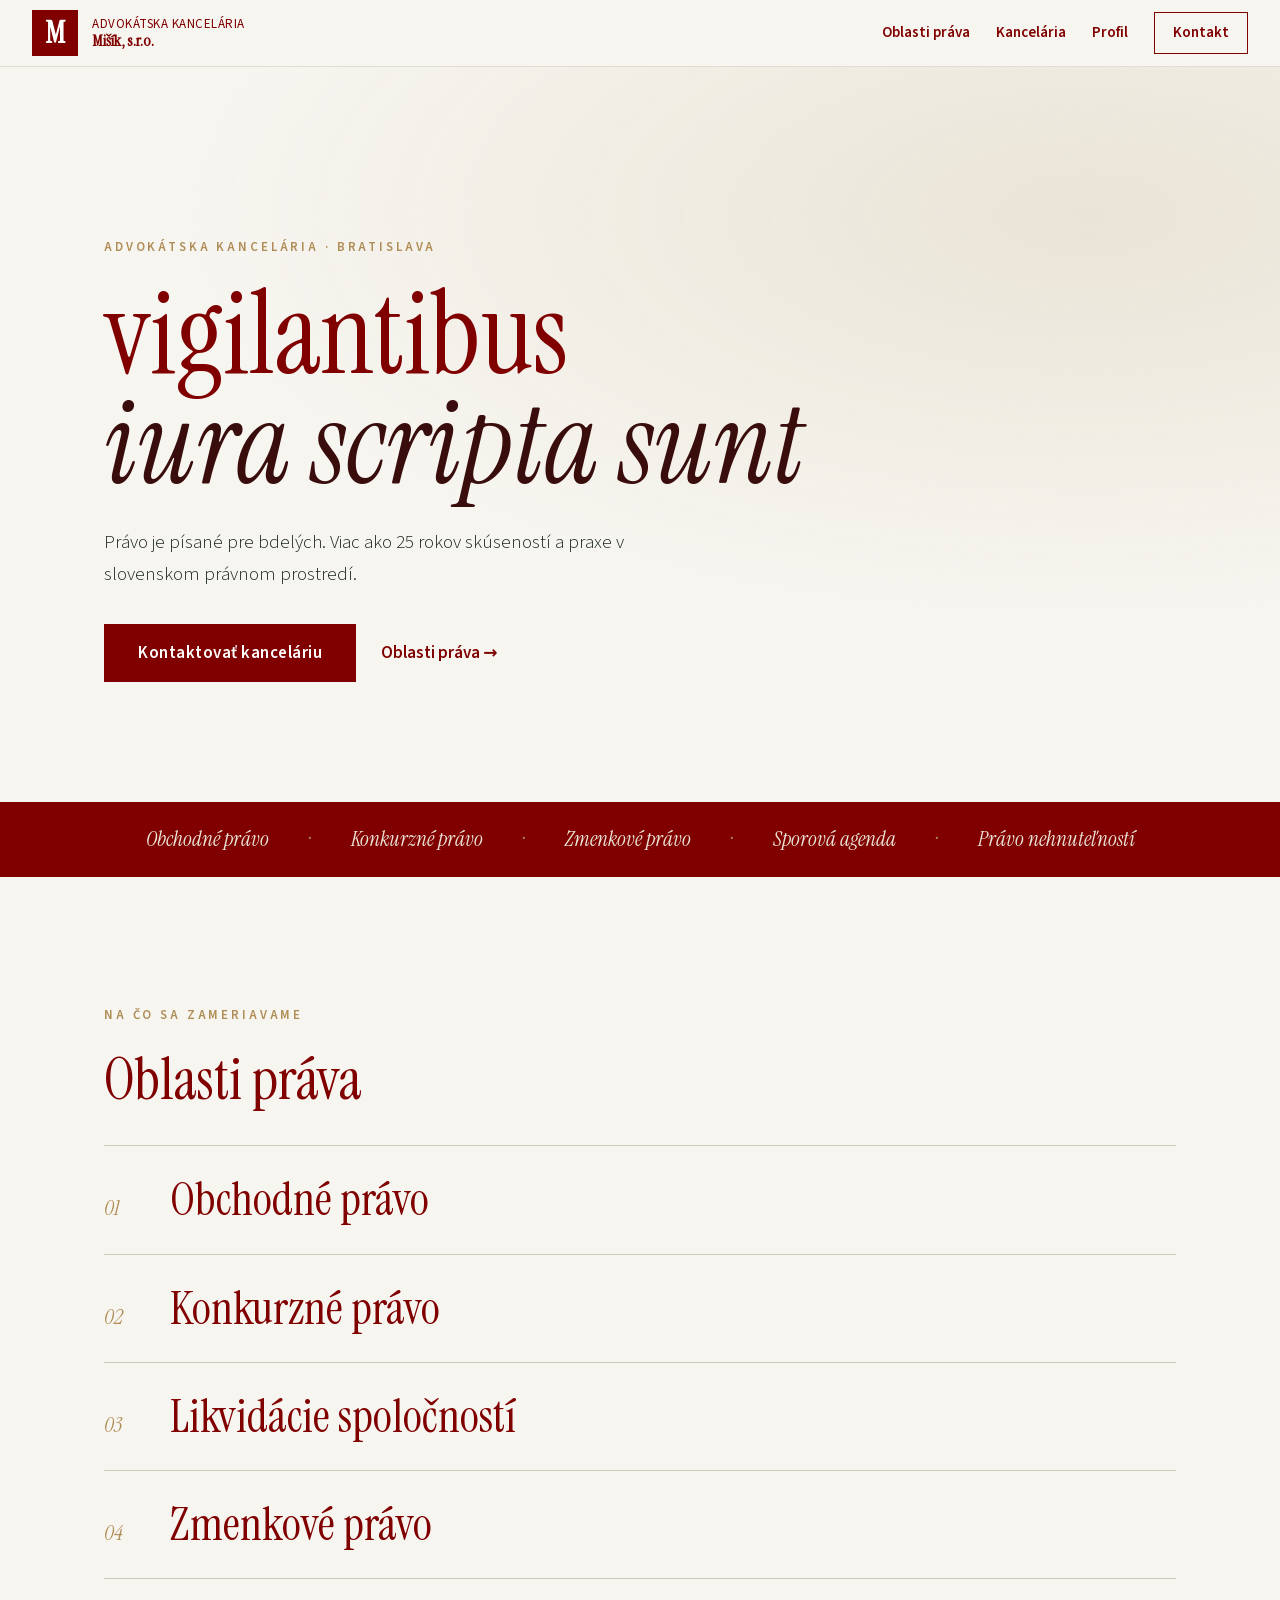
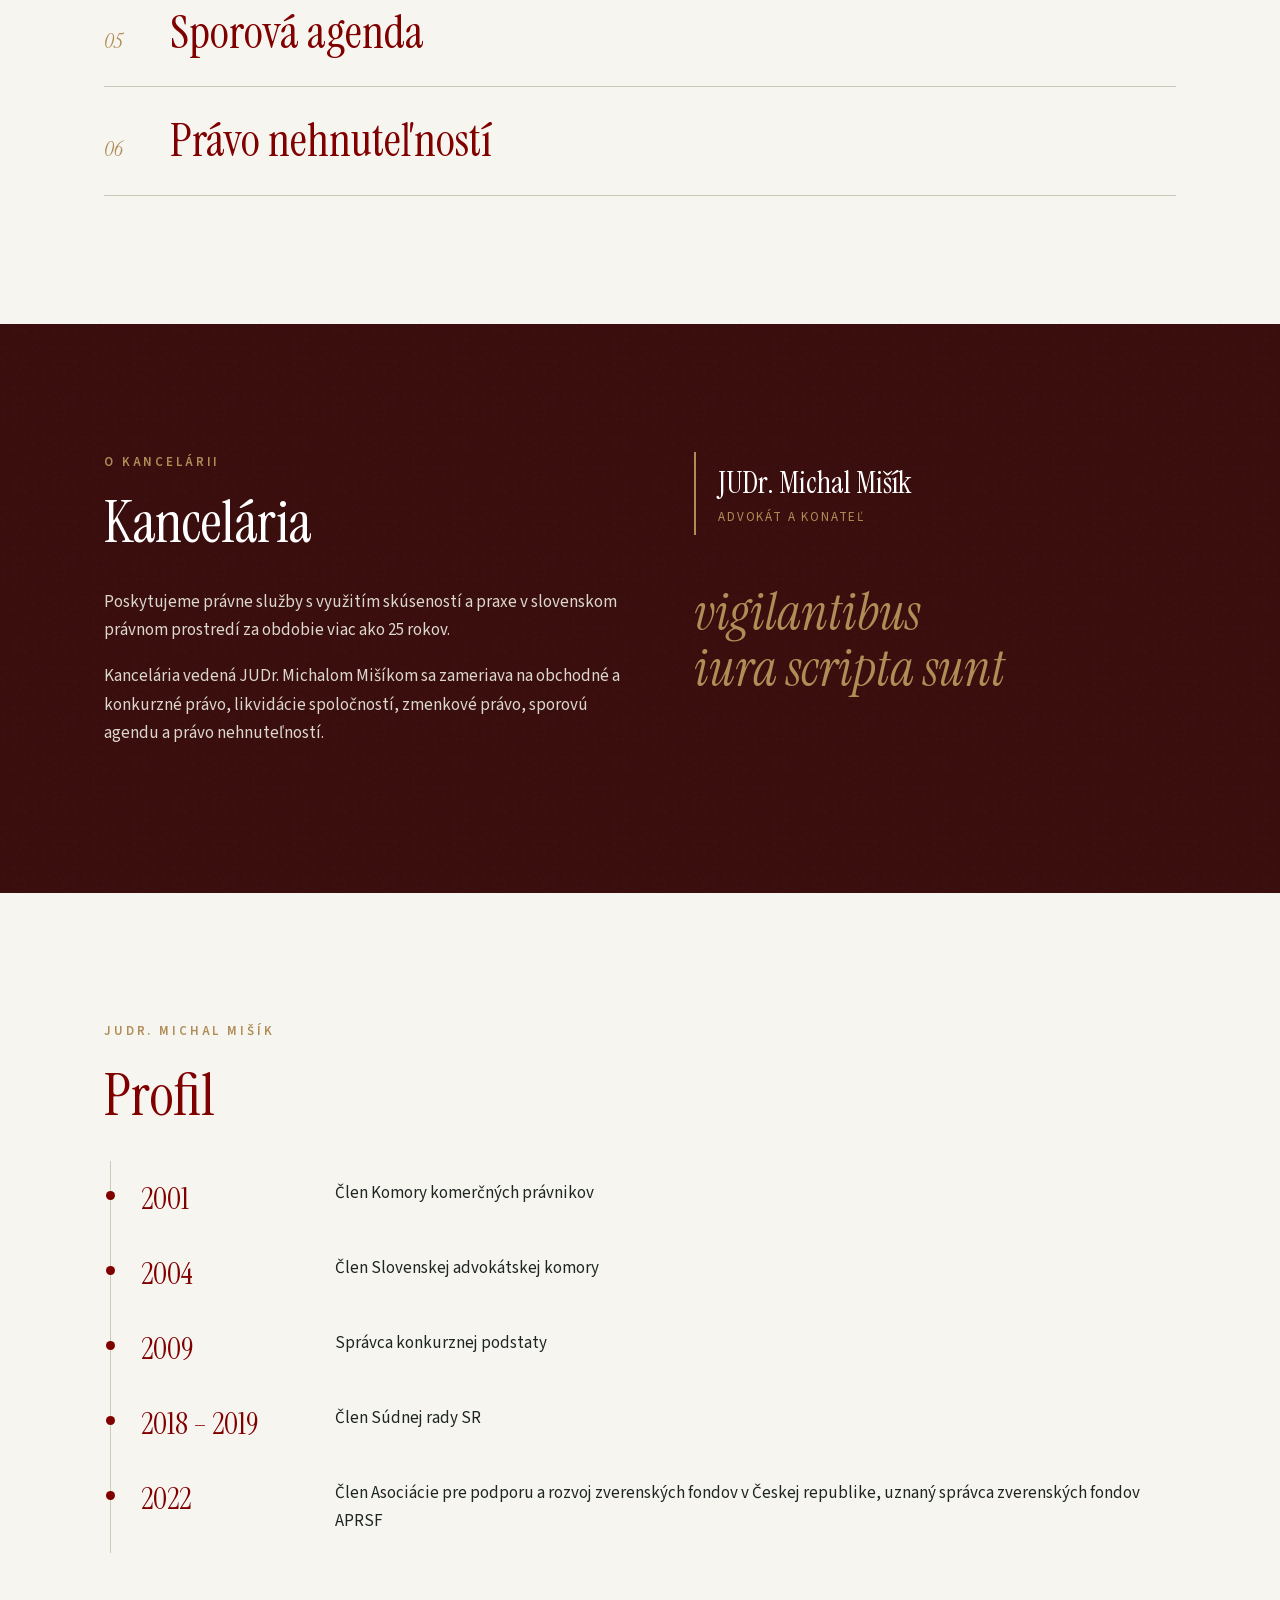
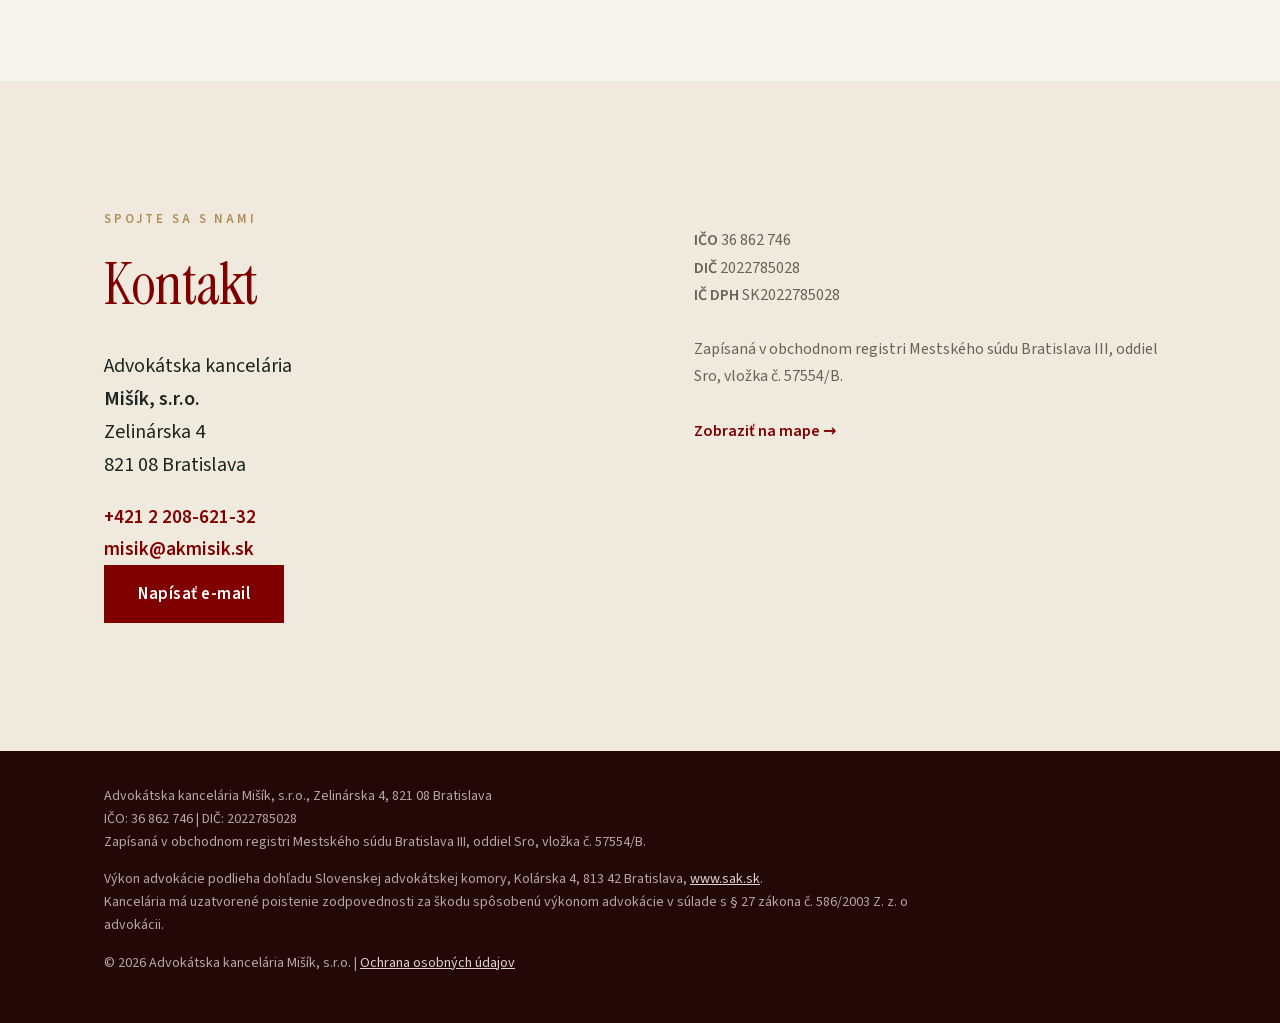
<file: index.html>
<!DOCTYPE html>
<html lang="sk"><head>
<meta charset="utf-8"><meta name="viewport" content="width=device-width,initial-scale=1">
<meta name="robots" content="noindex,nofollow">
<title>Advokátska kancelária Mišík, s.r.o. – advokát Bratislava</title>
<meta name="description" content="Advokátska kancelária Mišík, s.r.o., Zelinárska 4, Bratislava. Obchodné a konkurzné právo, likvidácie spoločností, zmenkové právo, sporová agenda a právo nehnuteľností. Viac ako 25 rokov praxe.">
<link rel="stylesheet" href="fonts.css?v=2"><link rel="stylesheet" href="style.css?v=3">
</head><body>
<header class="top"><a class="brand" href="#"><span class="mono">M</span><span class="nm">Advokátska kancelária<br><b>Mišík, s.r.o.</b></span></a>
<nav><a href="#prax">Oblasti práva</a><a href="#kancelaria">Kancelária</a><a href="#profil">Profil</a><a href="#kontakt" class="btn-s">Kontakt</a></nav></header>
<main>
<section class="hero"><div class="in">
<p class="eyebrow">Advokátska kancelária · Bratislava</p>
<h1>vigilantibus<br><em>iura scripta sunt</em></h1>
<p class="lead">Právo je písané pre bdelých. Viac ako 25 rokov skúseností a praxe v slovenskom právnom prostredí.</p>
<p><a class="btn" href="#kontakt">Kontaktovať kanceláriu</a> <a class="lnk" href="#prax">Oblasti práva →</a></p>
</div></section>
<div class="strip"><span>Obchodné právo</span><span>Konkurzné právo</span><span>Zmenkové právo</span><span>Sporová agenda</span><span>Právo nehnuteľností</span></div>
<section id="prax" class="sec"><div class="in">
<p class="eyebrow">Na čo sa zameriavame</p>
<h2>Oblasti práva</h2>
<ol class="areas">
<li><i>01</i><b>Obchodné právo</b></li>
<li><i>02</i><b>Konkurzné právo</b></li>
<li><i>03</i><b>Likvidácie spoločností</b></li>
<li><i>04</i><b>Zmenkové právo</b></li>
<li><i>05</i><b>Sporová agenda</b></li>
<li><i>06</i><b>Právo nehnuteľností</b></li>
</ol></div></section>
<section id="kancelaria" class="dark"><div class="in two">
<div><p class="eyebrow">O kancelárii</p><h2>Kancelária</h2>
<p>Poskytujeme právne služby s využitím skúseností a praxe v slovenskom právnom prostredí za obdobie viac ako 25 rokov.</p>
<p>Kancelária vedená JUDr. Michalom Mišíkom sa zameriava na obchodné a konkurzné právo, likvidácie spoločností, zmenkové právo, sporovú agendu a právo nehnuteľností.</p></div>
<div class="people"><div><span>JUDr. Michal Mišík</span>advokát a konateľ</div>
<blockquote>vigilantibus<br>iura scripta sunt</blockquote></div>
</div></section>
<section id="profil" class="sec"><div class="in">
<p class="eyebrow">JUDr. Michal Mišík</p>
<h2>Profil</h2>
<ul class="tl">
<li><b>2001</b><span>Člen Komory komerčných právnikov</span></li>
<li><b>2004</b><span>Člen Slovenskej advokátskej komory</span></li>
<li><b>2009</b><span>Správca konkurznej podstaty</span></li>
<li><b>2018 – 2019</b><span>Člen Súdnej rady SR</span></li>
<li><b>2022</b><span>Člen Asociácie pre podporu a rozvoj zverenských fondov v Českej republike, uznaný správca zverenských fondov APRSF</span></li>
</ul></div></section>
<section id="kontakt" class="sec alt"><div class="in two">
<div><p class="eyebrow">Spojte sa s nami</p><h2>Kontakt</h2>
<address>Advokátska kancelária<br><strong>Mišík, s.r.o.</strong><br>Zelinárska 4<br>821 08 Bratislava</address>
<p class="ct"><a href="tel:+421220862132">+421 2 208-621-32</a><br><a href="mailto:misik@akmisik.sk">misik@akmisik.sk</a></p>
<p><a class="btn" href="mailto:misik@akmisik.sk">Napísať e-mail</a></p></div>
<div class="reg"><b>IČO</b> 36 862 746<br><b>DIČ</b> 2022785028<br><b>IČ DPH</b> SK2022785028<br><br>Zapísaná v obchodnom registri Mestského súdu Bratislava III, oddiel Sro, vložka č. 57554/B.<br><br><a href="https://www.google.com/maps/search/?api=1&query=Zelin%C3%A1rska+4%2C+821+08+Bratislava" rel="noopener">Zobraziť na mape →</a></div>
</div></section>
</main>
<footer><div class="in">
<p>Advokátska kancelária Mišík, s.r.o., Zelinárska 4, 821 08 Bratislava<br>IČO: 36 862 746 | DIČ: 2022785028<br>Zapísaná v obchodnom registri Mestského súdu Bratislava III, oddiel Sro, vložka č. 57554/B.</p>
<p>Výkon advokácie podlieha dohľadu Slovenskej advokátskej komory, Kolárska 4, 813 42 Bratislava, <a href="https://www.sak.sk" rel="noopener">www.sak.sk</a>.<br>Kancelária má uzatvorené poistenie zodpovednosti za škodu spôsobenú výkonom advokácie v súlade s § 27 zákona č. 586/2003 Z. z. o advokácii.</p>
<p>© 2026 Advokátska kancelária Mišík, s.r.o. | <a href="ochrana-udajov.html">Ochrana osobných údajov</a></p>
</div></footer>
</body></html>
</file>
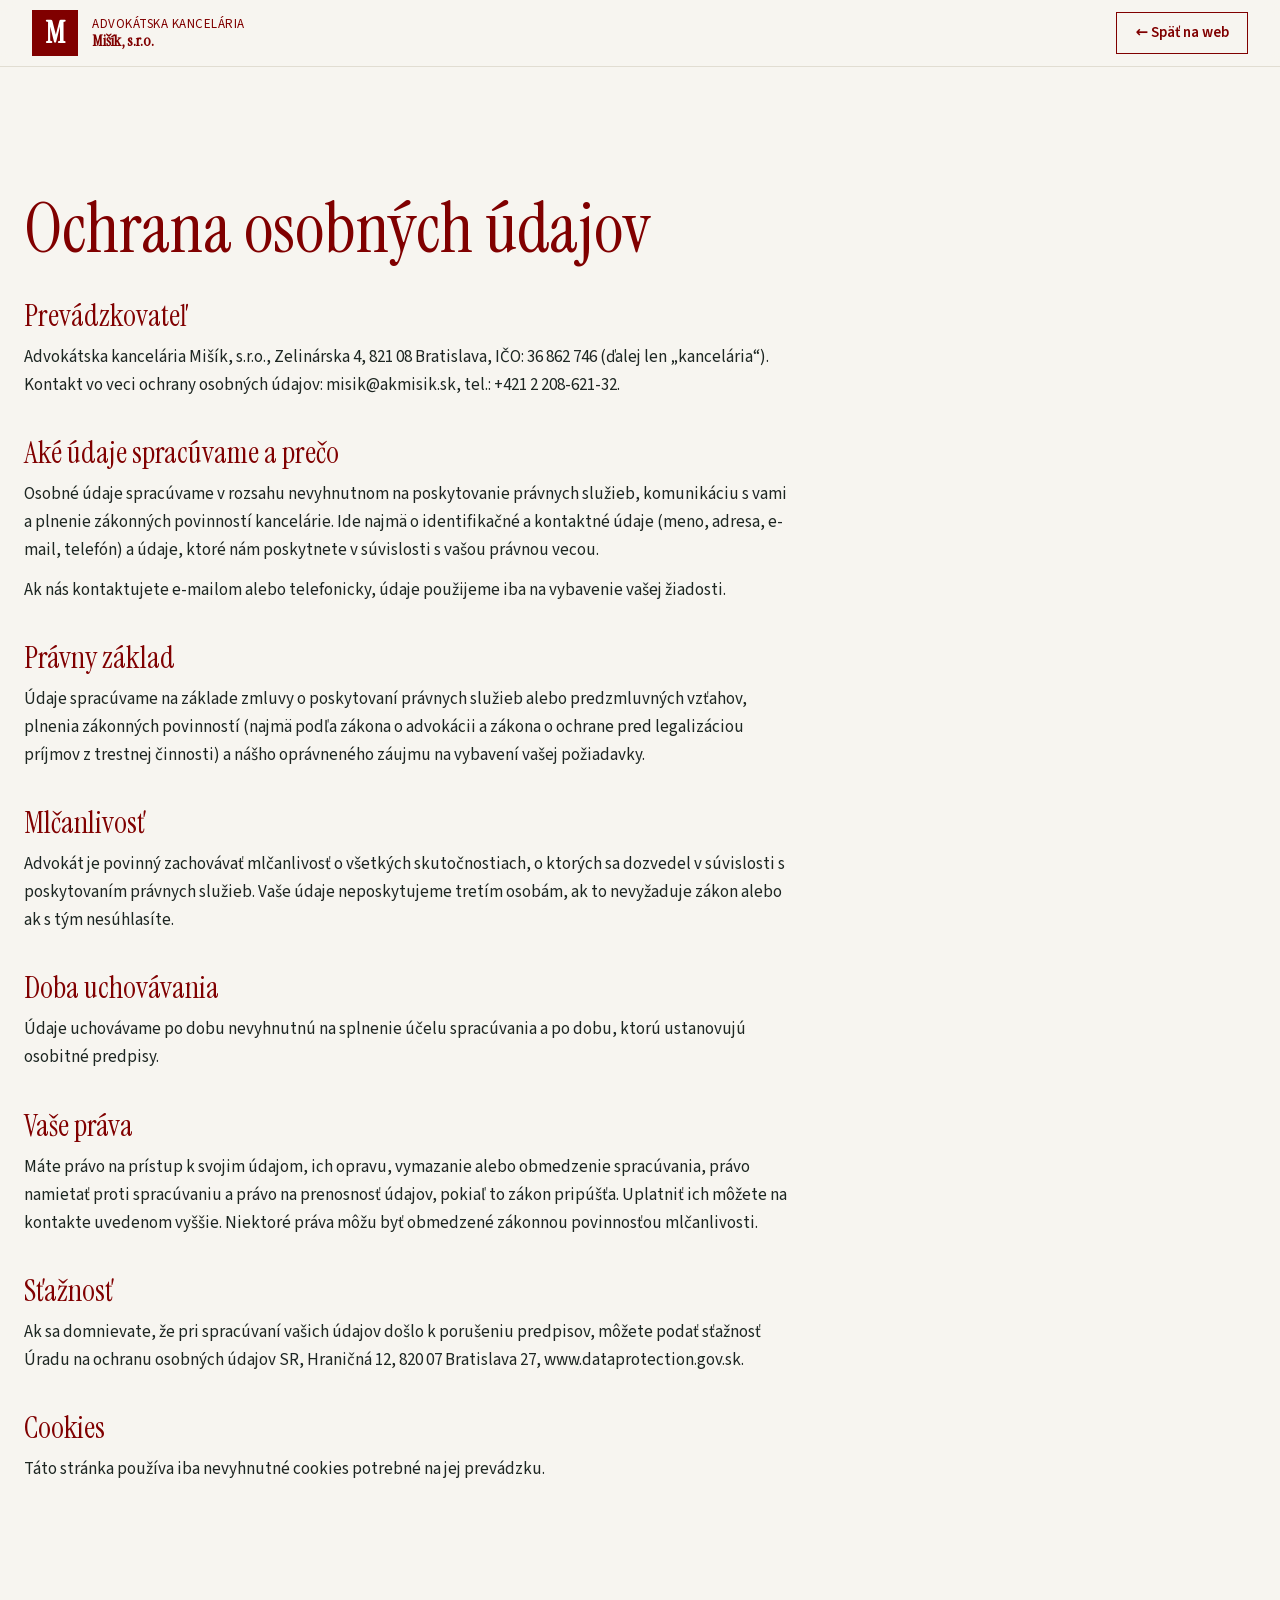
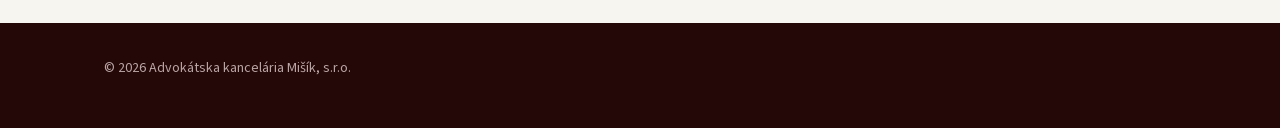
<file: ochrana-udajov.html>
<!DOCTYPE html>
<html lang="sk"><head>
<meta charset="utf-8"><meta name="viewport" content="width=device-width,initial-scale=1">
<meta name="robots" content="noindex,nofollow">
<title>Ochrana osobných údajov – Advokátska kancelária Mišík, s.r.o.</title>
<link rel="stylesheet" href="fonts.css?v=2"><link rel="stylesheet" href="style.css?v=3">
</head><body>
<header class="top"><a class="brand" href="index.html"><span class="mono">M</span><span class="nm">Advokátska kancelária<br><b>Mišík, s.r.o.</b></span></a>
<nav><a href="index.html" class="btn-s">← Späť na web</a></nav></header>
<main><section class="sec legal"><div class="in">
<h1 class="h1s">Ochrana osobných údajov</h1>
<h3>Prevádzkovateľ</h3>
<p>Advokátska kancelária Mišík, s.r.o., Zelinárska 4, 821 08 Bratislava, IČO: 36 862 746 (ďalej len „kancelária“).<br>Kontakt vo veci ochrany osobných údajov: misik@akmisik.sk, tel.: +421 2 208-621-32.</p>
<h3>Aké údaje spracúvame a prečo</h3>
<p>Osobné údaje spracúvame v rozsahu nevyhnutnom na poskytovanie právnych služieb, komunikáciu s vami a plnenie zákonných povinností kancelárie. Ide najmä o identifikačné a kontaktné údaje (meno, adresa, e-mail, telefón) a údaje, ktoré nám poskytnete v súvislosti s vašou právnou vecou.</p>
<p>Ak nás kontaktujete e-mailom alebo telefonicky, údaje použijeme iba na vybavenie vašej žiadosti.</p>
<h3>Právny základ</h3>
<p>Údaje spracúvame na základe zmluvy o poskytovaní právnych služieb alebo predzmluvných vzťahov, plnenia zákonných povinností (najmä podľa zákona o advokácii a zákona o ochrane pred legalizáciou príjmov z trestnej činnosti) a nášho oprávneného záujmu na vybavení vašej požiadavky.</p>
<h3>Mlčanlivosť</h3>
<p>Advokát je povinný zachovávať mlčanlivosť o všetkých skutočnostiach, o ktorých sa dozvedel v súvislosti s poskytovaním právnych služieb. Vaše údaje neposkytujeme tretím osobám, ak to nevyžaduje zákon alebo ak s tým nesúhlasíte.</p>
<h3>Doba uchovávania</h3>
<p>Údaje uchovávame po dobu nevyhnutnú na splnenie účelu spracúvania a po dobu, ktorú ustanovujú osobitné predpisy.</p>
<h3>Vaše práva</h3>
<p>Máte právo na prístup k svojim údajom, ich opravu, vymazanie alebo obmedzenie spracúvania, právo namietať proti spracúvaniu a právo na prenosnosť údajov, pokiaľ to zákon pripúšťa. Uplatniť ich môžete na kontakte uvedenom vyššie. Niektoré práva môžu byť obmedzené zákonnou povinnosťou mlčanlivosti.</p>
<h3>Sťažnosť</h3>
<p>Ak sa domnievate, že pri spracúvaní vašich údajov došlo k porušeniu predpisov, môžete podať sťažnosť Úradu na ochranu osobných údajov SR, Hraničná 12, 820 07 Bratislava 27, www.dataprotection.gov.sk.</p>
<h3>Cookies</h3>
<p>Táto stránka používa iba nevyhnutné cookies potrebné na jej prevádzku.</p>
</div></section></main>
<footer><div class="in"><p>© 2026 Advokátska kancelária Mišík, s.r.o.</p></div></footer>
</body></html>
</file>
<file: fonts.css>
@font-face {
  font-family: 'Instrument Serif';
  font-style: italic;
  font-weight: 400;
  font-display: swap;
  src: url(fonts/InstrumentSerif-italic-400-latin-ext.woff2) format('woff2');
  unicode-range: U+0100-02BA, U+02BD-02C5, U+02C7-02CC, U+02CE-02D7, U+02DD-02FF, U+0304, U+0308, U+0329, U+1D00-1DBF, U+1E00-1E9F, U+1EF2-1EFF, U+2020, U+20A0-20AB, U+20AD-20C4, U+2113, U+2C60-2C7F, U+A720-A7FF;
}
@font-face {
  font-family: 'Instrument Serif';
  font-style: italic;
  font-weight: 400;
  font-display: swap;
  src: url(fonts/InstrumentSerif-italic-400-latin.woff2) format('woff2');
  unicode-range: U+0000-00FF, U+0131, U+0152-0153, U+02BB-02BC, U+02C6, U+02DA, U+02DC, U+0304, U+0308, U+0329, U+2000-206F, U+20AC, U+2122, U+2191, U+2193, U+2212, U+2215, U+FEFF, U+FFFD;
}
@font-face {
  font-family: 'Instrument Serif';
  font-style: normal;
  font-weight: 400;
  font-display: swap;
  src: url(fonts/InstrumentSerif-normal-400-latin-ext.woff2) format('woff2');
  unicode-range: U+0100-02BA, U+02BD-02C5, U+02C7-02CC, U+02CE-02D7, U+02DD-02FF, U+0304, U+0308, U+0329, U+1D00-1DBF, U+1E00-1E9F, U+1EF2-1EFF, U+2020, U+20A0-20AB, U+20AD-20C4, U+2113, U+2C60-2C7F, U+A720-A7FF;
}
@font-face {
  font-family: 'Instrument Serif';
  font-style: normal;
  font-weight: 400;
  font-display: swap;
  src: url(fonts/InstrumentSerif-normal-400-latin.woff2) format('woff2');
  unicode-range: U+0000-00FF, U+0131, U+0152-0153, U+02BB-02BC, U+02C6, U+02DA, U+02DC, U+0304, U+0308, U+0329, U+2000-206F, U+20AC, U+2122, U+2191, U+2193, U+2212, U+2215, U+FEFF, U+FFFD;
}
@font-face {
  font-family: 'Source Sans 3';
  font-style: normal;
  font-weight: 300;
  font-display: swap;
  src: url(fonts/SourceSans3-normal-300-latin-ext.woff2) format('woff2');
  unicode-range: U+0100-02BA, U+02BD-02C5, U+02C7-02CC, U+02CE-02D7, U+02DD-02FF, U+0304, U+0308, U+0329, U+1D00-1DBF, U+1E00-1E9F, U+1EF2-1EFF, U+2020, U+20A0-20AB, U+20AD-20C4, U+2113, U+2C60-2C7F, U+A720-A7FF;
}
@font-face {
  font-family: 'Source Sans 3';
  font-style: normal;
  font-weight: 300;
  font-display: swap;
  src: url(fonts/SourceSans3-normal-300-latin.woff2) format('woff2');
  unicode-range: U+0000-00FF, U+0131, U+0152-0153, U+02BB-02BC, U+02C6, U+02DA, U+02DC, U+0304, U+0308, U+0329, U+2000-206F, U+20AC, U+2122, U+2191, U+2193, U+2212, U+2215, U+FEFF, U+FFFD;
}
@font-face {
  font-family: 'Source Sans 3';
  font-style: normal;
  font-weight: 400;
  font-display: swap;
  src: url(fonts/SourceSans3-normal-400-latin-ext.woff2) format('woff2');
  unicode-range: U+0100-02BA, U+02BD-02C5, U+02C7-02CC, U+02CE-02D7, U+02DD-02FF, U+0304, U+0308, U+0329, U+1D00-1DBF, U+1E00-1E9F, U+1EF2-1EFF, U+2020, U+20A0-20AB, U+20AD-20C4, U+2113, U+2C60-2C7F, U+A720-A7FF;
}
@font-face {
  font-family: 'Source Sans 3';
  font-style: normal;
  font-weight: 400;
  font-display: swap;
  src: url(fonts/SourceSans3-normal-400-latin.woff2) format('woff2');
  unicode-range: U+0000-00FF, U+0131, U+0152-0153, U+02BB-02BC, U+02C6, U+02DA, U+02DC, U+0304, U+0308, U+0329, U+2000-206F, U+20AC, U+2122, U+2191, U+2193, U+2212, U+2215, U+FEFF, U+FFFD;
}
@font-face {
  font-family: 'Source Sans 3';
  font-style: normal;
  font-weight: 600;
  font-display: swap;
  src: url(fonts/SourceSans3-normal-600-latin-ext.woff2) format('woff2');
  unicode-range: U+0100-02BA, U+02BD-02C5, U+02C7-02CC, U+02CE-02D7, U+02DD-02FF, U+0304, U+0308, U+0329, U+1D00-1DBF, U+1E00-1E9F, U+1EF2-1EFF, U+2020, U+20A0-20AB, U+20AD-20C4, U+2113, U+2C60-2C7F, U+A720-A7FF;
}
@font-face {
  font-family: 'Source Sans 3';
  font-style: normal;
  font-weight: 600;
  font-display: swap;
  src: url(fonts/SourceSans3-normal-600-latin.woff2) format('woff2');
  unicode-range: U+0000-00FF, U+0131, U+0152-0153, U+02BB-02BC, U+02C6, U+02DA, U+02DC, U+0304, U+0308, U+0329, U+2000-206F, U+20AC, U+2122, U+2191, U+2193, U+2212, U+2215, U+FEFF, U+FFFD;
}
</file>
<file: style.css>
:root{--g:#800000;--gd:#3a0d0d;--bg:#f7f5f0;--ink:#1d2622;--ac:#b08d57}
*{box-sizing:border-box;margin:0}html{scroll-behavior:smooth}
body{font:400 17px/1.65 "Source Sans 3",system-ui,sans-serif;color:var(--ink);background:var(--bg)}
.in{max-width:1120px;margin:0 auto;padding:0 24px}
.top{position:sticky;top:0;z-index:5;display:flex;justify-content:space-between;align-items:center;padding:10px 32px;background:rgba(247,245,240,.94);backdrop-filter:blur(8px);border-bottom:1px solid #e1ddd2}
.brand img{height:54px;display:block}
nav{display:flex;gap:26px;align-items:center}nav a{color:var(--g);text-decoration:none;font-weight:600;font-size:15px}
.btn-s{border:1px solid var(--g);padding:8px 18px;transition:.3s}.btn-s:hover{background:var(--g);color:#fff}
h1,h2,.people span{font-family:"Instrument Serif",Georgia,serif;font-weight:400}
.hero{padding:clamp(80px,14vw,170px) 0 clamp(70px,10vw,120px);background:radial-gradient(900px 400px at 85% 20%,#e9e4d6,transparent),var(--bg)}
.eyebrow{letter-spacing:.22em;text-transform:uppercase;font-size:13px;color:var(--ac);font-weight:600;margin-bottom:22px}
h1{font-size:clamp(3rem,7vw,6rem);line-height:1.02;color:var(--g);margin-bottom:28px}h1 em{color:var(--gd)}
.lead{max-width:560px;font-size:19px;font-weight:300;margin-bottom:34px}
.btn{display:inline-block;background:var(--g);color:#fff;padding:15px 34px;text-decoration:none;font-weight:600;letter-spacing:.03em;transition:.3s}.btn:hover{background:var(--gd);transform:translateY(-2px)}
.strip{background:var(--g);color:#e9e4d6;display:flex;flex-wrap:wrap;justify-content:center;gap:10px 40px;padding:20px 24px;font-family:"Instrument Serif",serif;font-size:21px;font-style:italic}
.sec{padding:clamp(70px,10vw,130px) 0}
h2{font-size:clamp(2.2rem,4.5vw,3.6rem);color:var(--g);margin-bottom:34px;line-height:1.1}
.areas{list-style:none;padding:0;border-top:1px solid #cfc9ba}
.areas li{display:grid;grid-template-columns:1fr 1.4fr;gap:30px;padding:26px 0;border-bottom:1px solid #cfc9ba;transition:padding .35s cubic-bezier(.2,.7,.2,1)}
.areas li:hover{padding-left:16px}.areas b{font-family:"Instrument Serif",serif;font-size:34px;color:var(--g);font-weight:400;line-height:1.2}
.dark{background:var(--gd);color:#dcd8cb;padding:clamp(70px,10vw,130px) 0;position:relative}
.dark:before{content:"";position:absolute;inset:0;opacity:.07;background-image:url("data:image/svg+xml;utf8,<svg xmlns='http://www.w3.org/2000/svg' width='160' height='160'><filter id='n'><feTurbulence baseFrequency='.9'/></filter><rect width='100%' height='100%' filter='url(%23n)'/></svg>")}
.dark h2{color:#fff}.dark p{margin-bottom:18px;max-width:520px}.two{display:grid;grid-template-columns:1.1fr 1fr;gap:60px;align-items:start;position:relative}
.people div{border-left:2px solid var(--ac);padding:6px 0 6px 22px;margin-bottom:26px;color:var(--ac);text-transform:uppercase;letter-spacing:.14em;font-size:13px}
.people span{display:block;font-size:30px;color:#fff;text-transform:none;letter-spacing:0}
address{font-style:normal;font-size:20px;margin-bottom:20px}.ct{font-size:19px}.ct a{color:var(--g);font-weight:600;text-decoration:none}
.map iframe{width:100%;height:340px;border:0;filter:grayscale(.4) sepia(.15)}
footer{background:#240808;color:#b9a3a3;padding:34px 0;font-size:14px}
@media(max-width:760px){.top{padding:10px 16px}nav a:not(.btn-s){display:none}.areas li,.two{grid-template-columns:1fr;gap:12px}.two{gap:34px}.brand img{height:44px}}
.brand{display:flex;align-items:center;gap:14px;text-decoration:none;color:var(--g)}
.mono{display:grid;place-items:center;width:46px;height:46px;border:1.5px solid var(--g);font:600 30px/1 "Instrument Serif",serif}
.nm{font-size:12px;line-height:1.25;letter-spacing:.08em;text-transform:uppercase}.nm b{font:600 21px/1.1 "Instrument Serif",serif;letter-spacing:0;text-transform:none}
.motto{margin-top:46px;font:italic 500 22px "Instrument Serif",serif;color:var(--ac)}
.reg{font-size:14px;color:#6b6258;margin-top:18px}
.strip{justify-content:center}

.mono{display:grid;place-items:center;width:46px;height:46px;background:var(--g);color:#fff;font-family:"Instrument Serif",serif;font-size:30px}
.nm{font-size:13px;line-height:1.25;letter-spacing:.04em}.nm b{font-size:16px}
h1{font-weight:400;font-size:clamp(3.2rem,9vw,8rem);line-height:.95}h1 em{font-style:italic}
.lnk{margin-left:22px;color:var(--g);font-weight:600;text-decoration:none}
.strip span+span:before{content:"·";margin-right:40px;color:var(--ac)}
.areas{counter-reset:a}.areas li{display:flex;align-items:baseline;gap:30px}.areas i{font:italic 22px "Instrument Serif",serif;color:var(--ac);min-width:36px}
.areas b{font-size:clamp(28px,4vw,46px)}
.dark blockquote{font:italic clamp(2rem,4vw,3.2rem)/1.1 "Instrument Serif",serif;color:var(--ac);margin-top:50px}
.tl{list-style:none;padding:0;border-left:1px solid #cfc9ba;margin-left:6px}
.tl li{display:grid;grid-template-columns:170px 1fr;gap:24px;padding:18px 0 18px 30px;position:relative}
.tl li:before{content:"";position:absolute;left:-5px;top:30px;width:9px;height:9px;background:var(--g);border-radius:50%}
.tl b{font:400 30px "Instrument Serif",serif;color:var(--g)}
.alt{background:#efeadd}.reg{font-size:16px;line-height:1.7}.reg a{color:var(--g);font-weight:600;text-decoration:none}
footer p{margin-bottom:14px;max-width:820px}footer a{color:#e0cfcf}
.legal{max-width:820px}.legal h3{font:400 30px "Instrument Serif",serif;color:var(--g);margin:34px 0 8px}.legal p{margin-bottom:12px}.h1s{font-size:clamp(2.6rem,6vw,4.4rem)}
@media(max-width:760px){.tl li{grid-template-columns:1fr;gap:4px}.strip span+span:before{display:none}.lnk{display:block;margin:18px 0 0}.areas li{gap:16px}}
</file>
